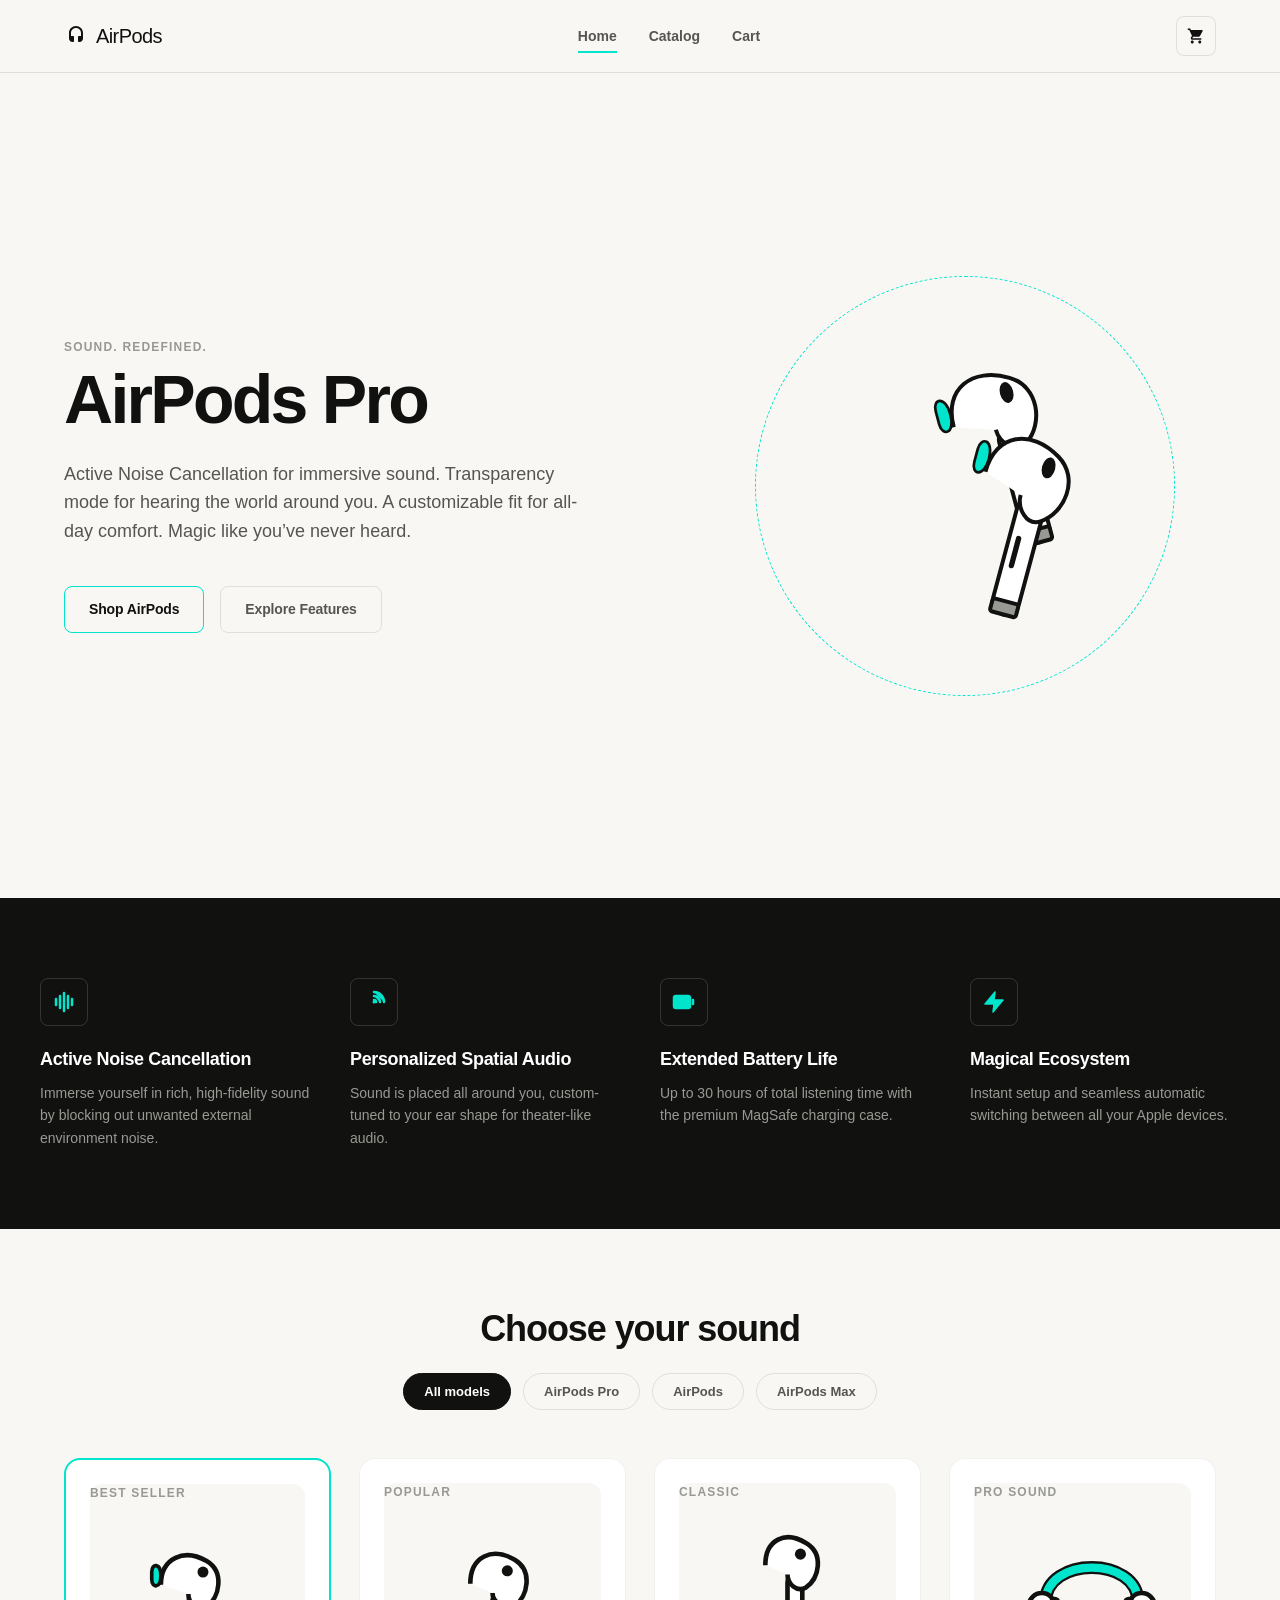
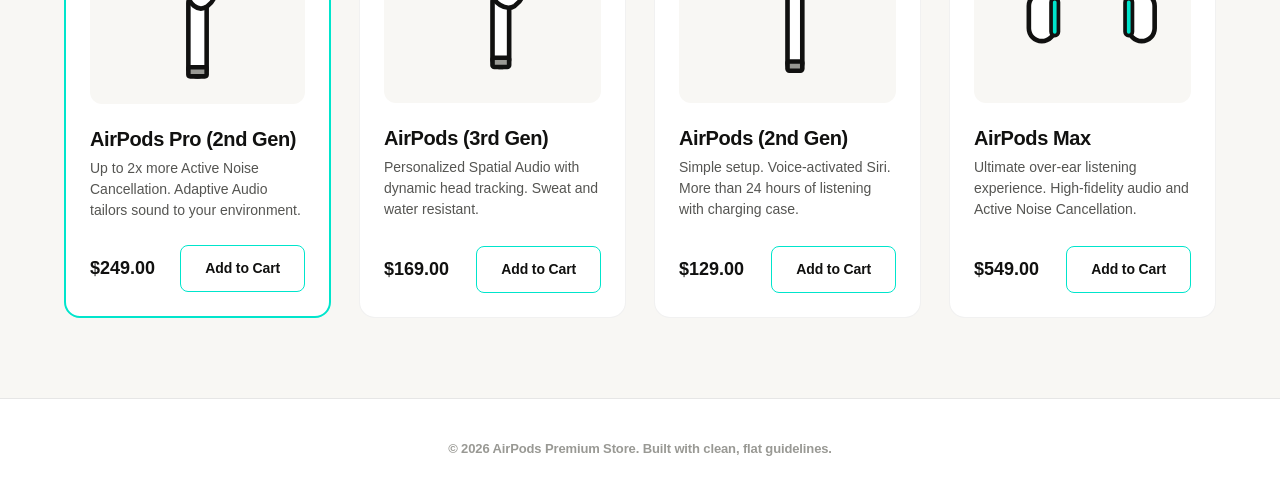
<file: index.html>
<!DOCTYPE html>
<html lang="en">
<head>
  <meta charset="UTF-8">
  <meta name="viewport" content="width=device-width, initial-scale=1.0">
  <meta name="description" content="Experience high-fidelity sound with our premium AirPods line. Clean, minimal, and premium design.">
  <title>AirPods — Premium Store</title>
  <link rel="stylesheet" href="css/main.css">
</head>
<body>
  <header>
    <div class="nav-container">
      <a href="index.html" class="logo">
        <svg class="logo-icon" viewBox="0 0 24 24" xmlns="http://www.w3.org/2000/svg">
          <path d="M12 2C8.13 2 5 5.13 5 9v5.5c0 1.93 1.57 3.5 3.5 3.5H9c.55 0 1-.45 1-1v-4c0-.55-.45-1-1-1H7v-3c0-2.76 2.24-5 5-5s5 2.24 5 5v3h-2c-.55 0-1 .45-1 1v4c0 .55.45 1 1 1h.5c1.93 0 3.5-1.57 3.5-3.5V9c0-3.87-3.13-7-7-7z"/>
        </svg>
        <span>AirPods</span>
      </a>

      <nav class="nav-links">
        <a href="index.html" class="nav-link active">Home</a>
        <a href="products.html" class="nav-link">Catalog</a>
        <a href="cart.html" class="nav-link">Cart</a>
      </nav>

      <div class="nav-actions">
        <button class="cart-btn" id="nav-cart-btn" aria-label="Open shopping cart">
          <svg viewBox="0 0 24 24" xmlns="http://www.w3.org/2000/svg">
            <path d="M7 18c-1.1 0-1.99.9-1.99 2S5.9 22 7 22s2-.9 2-2-.9-2-2-2zM1 2v2h2l3.6 7.59-1.35 2.45c-.16.28-.25.61-.25.96 0 1.1.9 2 2 2h12v-2H7.42c-.14 0-.25-.11-.25-.25l.03-.12.9-1.63h7.45c.75 0 1.41-.41 1.75-1.03l3.58-6.49c.08-.14.12-.31.12-.48 0-.55-.45-1-1-1H5.21l-.94-2H1zm16 16c-1.1 0-1.99.9-1.99 2s.89 2 1.99 2 2-.9 2-2-.9-2-2-2z"/>
          </svg>
          <span class="cart-badge" id="cart-badge-count">0</span>
        </button>
        <button class="menu-toggle" id="mobile-menu-toggle" aria-label="Toggle navigation menu">
          <svg viewBox="0 0 24 24" xmlns="http://www.w3.org/2000/svg">
            <path d="M3 18h18v-2H3v2zm0-5h18v-2H3v2zm0-7v2h18V6H3z"/>
          </svg>
        </button>
      </div>
    </div>
  </header>

  <main>
    <section class="hero">
      <div class="hero-content">
        <div class="eyebrow hero-eyebrow">Sound. Redefined.</div>
        <h1>AirPods Pro</h1>
        <p class="hero-subtext">Active Noise Cancellation for immersive sound. Transparency mode for hearing the world around you. A customizable fit for all-day comfort. Magic like you’ve never heard.</p>
        <div class="hero-actions">
          <a href="#catalog" class="btn btn-accent">Shop AirPods</a>
          <a href="#features" class="btn btn-secondary">Explore Features</a>
        </div>
      </div>
      <div class="hero-visual">
        <div class="badge-ring-container">
          <div class="badge-ring"></div>
        </div>
        <div class="floating-airpods">
          <svg class="airpods-svg" viewBox="0 0 200 240" fill="none" xmlns="http://www.w3.org/2000/svg" style="width: 100%; height: 100%;">
            <!-- Left AirPod -->
            <g transform="translate(30, 20) rotate(-15)">
              <rect x="75" y="80" width="20" height="90" rx="10" fill="#FFFFFF" stroke="#111110" stroke-width="3"/>
              <rect x="75" y="160" width="20" height="10" rx="2" fill="#999994" stroke="#111110" stroke-width="3"/>
              <path d="M45 70C45 40 70 30 95 45C115 57 110 85 95 95C85 102 75 90 75 80" fill="#FFFFFF" stroke="#111110" stroke-width="3"/>
              <path d="M35 55C35 45 45 45 45 60C45 75 35 75 35 65Z" fill="#00E5CC" stroke="#111110" stroke-width="2"/>
              <ellipse cx="90" cy="55" rx="5" ry="8" fill="#111110"/>
              <rect x="80" y="110" width="4" height="25" rx="2" fill="#111110"/>
            </g>
            <!-- Right AirPod -->
            <g transform="translate(90, 30) rotate(15)">
              <rect x="75" y="80" width="20" height="90" rx="10" fill="#FFFFFF" stroke="#111110" stroke-width="3"/>
              <rect x="75" y="160" width="20" height="10" rx="2" fill="#999994" stroke="#111110" stroke-width="3"/>
              <path d="M45 70C45 40 70 30 95 45C115 57 110 85 95 95C85 102 75 90 75 80" fill="#FFFFFF" stroke="#111110" stroke-width="3"/>
              <path d="M35 55C35 45 45 45 45 60C45 75 35 75 35 65Z" fill="#00E5CC" stroke="#111110" stroke-width="2"/>
              <ellipse cx="90" cy="55" rx="5" ry="8" fill="#111110"/>
              <rect x="80" y="110" width="4" height="25" rx="2" fill="#111110"/>
            </g>
          </svg>
        </div>
      </div>
    </section>

    <section class="features-strip" id="features">
      <div class="features-container">
        <!-- Feature 1 -->
        <div class="feature-card">
          <div class="feature-icon-wrapper">
            <svg viewBox="0 0 24 24" fill="none" xmlns="http://www.w3.org/2000/svg">
              <path d="M12 3v18M8 6v12M4 9v6M16 6v12M20 9v6" stroke="currentColor" stroke-width="2.5" stroke-linecap="round"/>
            </svg>
          </div>
          <h3>Active Noise Cancellation</h3>
          <p>Immerse yourself in rich, high-fidelity sound by blocking out unwanted external environment noise.</p>
        </div>
        <!-- Feature 2 -->
        <div class="feature-card">
          <div class="feature-icon-wrapper">
            <svg viewBox="0 0 24 24" fill="none" xmlns="http://www.w3.org/2000/svg">
              <path d="M12 2C17.5228 2 22 6.47715 22 12M12 6C15.3137 6 18 8.68629 18 12M12 10C13.1046 10 14 10.8954 14 12" stroke="currentColor" stroke-width="2.5" stroke-linecap="round"/>
              <circle cx="12" cy="12" r="1.5" fill="currentColor"/>
            </svg>
          </div>
          <h3>Personalized Spatial Audio</h3>
          <p>Sound is placed all around you, custom-tuned to your ear shape for theater-like audio.</p>
        </div>
        <!-- Feature 3 -->
        <div class="feature-card">
          <div class="feature-icon-wrapper">
            <svg viewBox="0 0 24 24" fill="none" xmlns="http://www.w3.org/2000/svg">
              <rect x="2" y="6" width="16" height="12" rx="2" stroke="currentColor" stroke-width="2.5"/>
              <path d="M21 10V14" stroke="currentColor" stroke-width="2.5" stroke-linecap="round"/>
              <path d="M6 10V14" stroke="currentColor" stroke-width="2" stroke-linecap="round"/>
              <path d="M10 10V14" stroke="currentColor" stroke-width="2" stroke-linecap="round"/>
            </svg>
          </div>
          <h3>Extended Battery Life</h3>
          <p>Up to 30 hours of total listening time with the premium MagSafe charging case.</p>
        </div>
        <!-- Feature 4 -->
        <div class="feature-card">
          <div class="feature-icon-wrapper">
            <svg viewBox="0 0 24 24" fill="none" xmlns="http://www.w3.org/2000/svg">
              <path d="M13 2L3 14H12L11 22L21 10H12L13 2Z" fill="currentColor" stroke="currentColor" stroke-width="1.5" stroke-linejoin="round"/>
            </svg>
          </div>
          <h3>Magical Ecosystem</h3>
          <p>Instant setup and seamless automatic switching between all your Apple devices.</p>
        </div>
      </div>
    </section>

    <section class="catalog-section" id="catalog">
      <div class="catalog-header">
        <h2>Choose your sound</h2>
        <div class="filter-chips">
          <button class="filter-chip active" data-category="all">All models</button>
          <button class="filter-chip" data-category="airpods-pro">AirPods Pro</button>
          <button class="filter-chip" data-category="airpods">AirPods</button>
          <button class="filter-chip" data-category="airpods-max">AirPods Max</button>
        </div>
      </div>
      <div class="products-grid" id="products-grid">
        <!-- Products rendered dynamically by products.js and filters.js -->
      </div>
    </section>
  </main>

  <!-- Cart Drawer Overlay -->
  <div class="cart-overlay" id="cart-overlay"></div>

  <!-- Cart Drawer -->
  <aside class="cart-drawer" id="cart-drawer">
    <div class="cart-header">
      <h3>Your bag</h3>
      <button class="close-cart-btn" id="close-cart-btn" aria-label="Close cart drawer">
        <svg viewBox="0 0 24 24" xmlns="http://www.w3.org/2000/svg">
          <path d="M19 6.41L17.59 5 12 10.59 6.41 5 5 6.41 10.59 12 5 17.59 6.41 19 12 13.41 17.59 19 19 17.59 13.41 12z"/>
        </svg>
      </button>
    </div>
    
    <div class="cart-items-container" id="cart-items-container">
      <div class="cart-empty-message">
        <svg viewBox="0 0 24 24" xmlns="http://www.w3.org/2000/svg">
          <path d="M7 18c-1.1 0-1.99.9-1.99 2S5.9 22 7 22s2-.9 2-2-.9-2-2-2zM1 2v2h2l3.6 7.59-1.35 2.45c-.16.28-.25.61-.25.96 0 1.1.9 2 2 2h12v-2H7.42c-.14 0-.25-.11-.25-.25l.03-.12.9-1.63h7.45c.75 0 1.41-.41 1.75-1.03l3.58-6.49c.08-.14.12-.31.12-.48 0-.55-.45-1-1-1H5.21l-.94-2H1zm16 16c-1.1 0-1.99.9-1.99 2s.89 2 1.99 2 2-.9 2-2-.9-2-2-2z"/>
        </svg>
        <p>Your shopping bag is empty</p>
      </div>
    </div>

    <div class="cart-footer">
      <div class="cart-subtotal-row">
        <span class="cart-subtotal-label">Subtotal</span>
        <span class="cart-subtotal-val" id="cart-subtotal-val">$0.00</span>
      </div>
      <button class="btn btn-accent checkout-btn" id="cart-checkout-btn">Checkout</button>
    </div>
  </aside>

  <!-- Toast Notification Container -->
  <div id="toast-container"></div>

  <!-- Footer -->
  <footer>
    <div class="footer-container">
      <p>&copy; 2026 AirPods Premium Store. Built with clean, flat guidelines.</p>
    </div>
  </footer>

  <script src="js/cart.js"></script>
  <script src="js/products.js"></script>
  <script src="js/filters.js"></script>
</body>
</html>
</file>
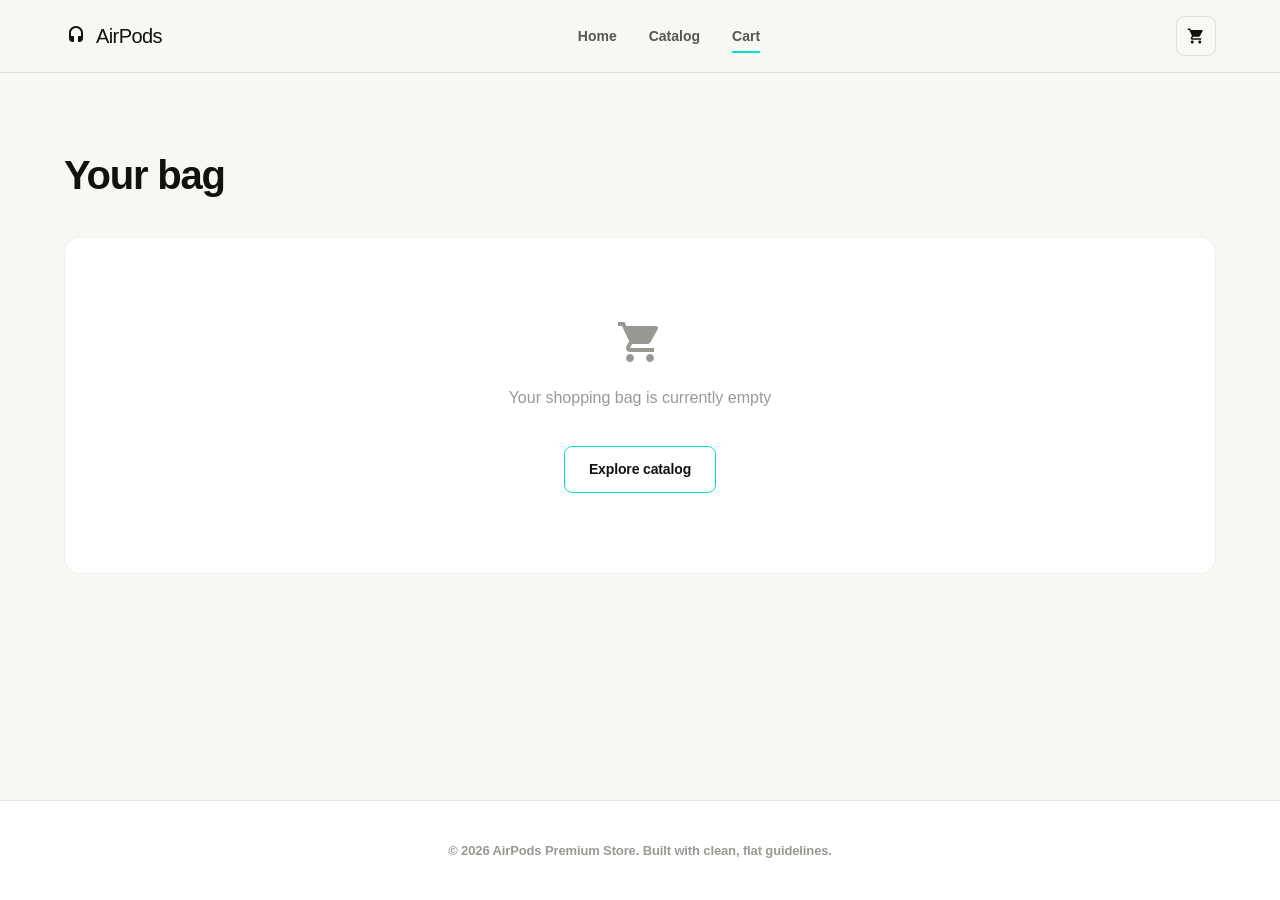
<file: cart.html>
<!DOCTYPE html>
<html lang="en">
<head>
  <meta charset="UTF-8">
  <meta name="viewport" content="width=device-width, initial-scale=1.0">
  <meta name="description" content="View your cart items and complete checkout on our high-contrast AirPods store.">
  <title>Your Bag — AirPods Premium Store</title>
  <link rel="stylesheet" href="css/main.css">
</head>
<body>
  
  <header>
    <div class="nav-container">
      <a href="index.html" class="logo">
        <svg class="logo-icon" viewBox="0 0 24 24" xmlns="http://www.w3.org/2000/svg">
          <path d="M12 2C8.13 2 5 5.13 5 9v5.5c0 1.93 1.57 3.5 3.5 3.5H9c.55 0 1-.45 1-1v-4c0-.55-.45-1-1-1H7v-3c0-2.76 2.24-5 5-5s5 2.24 5 5v3h-2c-.55 0-1 .45-1 1v4c0 .55.45 1 1 1h.5c1.93 0 3.5-1.57 3.5-3.5V9c0-3.87-3.13-7-7-7z"/>
        </svg>
        <span>AirPods</span>
      </a>

      <nav class="nav-links">
        <a href="index.html" class="nav-link">Home</a>
        <a href="products.html" class="nav-link">Catalog</a>
        <a href="cart.html" class="nav-link active">Cart</a>
      </nav>

      <div class="nav-actions">
        <button class="cart-btn" id="nav-cart-btn" aria-label="Open shopping cart">
          <svg viewBox="0 0 24 24" xmlns="http://www.w3.org/2000/svg">
            <path d="M7 18c-1.1 0-1.99.9-1.99 2S5.9 22 7 22s2-.9 2-2-.9-2-2-2zM1 2v2h2l3.6 7.59-1.35 2.45c-.16.28-.25.61-.25.96 0 1.1.9 2 2 2h12v-2H7.42c-.14 0-.25-.11-.25-.25l.03-.12.9-1.63h7.45c.75 0 1.41-.41 1.75-1.03l3.58-6.49c.08-.14.12-.31.12-.48 0-.55-.45-1-1-1H5.21l-.94-2H1zm16 16c-1.1 0-1.99.9-1.99 2s.89 2 1.99 2 2-.9 2-2-.9-2-2-2z"/>
          </svg>
          <span class="cart-badge" id="cart-badge-count">0</span>
        </button>
        <button class="menu-toggle" id="mobile-menu-toggle" aria-label="Toggle navigation menu">
          <svg viewBox="0 0 24 24" xmlns="http://www.w3.org/2000/svg">
            <path d="M3 18h18v-2H3v2zm0-5h18v-2H3v2zm0-7v2h18V6H3z"/>
          </svg>
        </button>
      </div>
    </div>
  </header>

  <main>
    <section class="cart-page-section">
      <h1>Your bag</h1>
      <div id="cart-page-container">
        <!-- Standalone cart grid rendered dynamically -->
      </div>
    </section>
  </main>

  <!-- Cart Drawer Overlay -->
  <div class="cart-overlay" id="cart-overlay"></div>

  <!-- Cart Drawer -->
  <aside class="cart-drawer" id="cart-drawer">
    <div class="cart-header">
      <h3>Your bag</h3>
      <button class="close-cart-btn" id="close-cart-btn" aria-label="Close cart drawer">
        <svg viewBox="0 0 24 24" xmlns="http://www.w3.org/2000/svg">
          <path d="M19 6.41L17.59 5 12 10.59 6.41 5 5 6.41 10.59 12 5 17.59 6.41 19 12 13.41 17.59 19 19 17.59 13.41 12z"/>
        </svg>
      </button>
    </div>
    
    <div class="cart-items-container" id="cart-items-container">
      <div class="cart-empty-message">
        <svg viewBox="0 0 24 24" xmlns="http://www.w3.org/2000/svg">
          <path d="M7 18c-1.1 0-1.99.9-1.99 2S5.9 22 7 22s2-.9 2-2-.9-2-2-2zM1 2v2h2l3.6 7.59-1.35 2.45c-.16.28-.25.61-.25.96 0 1.1.9 2 2 2h12v-2H7.42c-.14 0-.25-.11-.25-.25l.03-.12.9-1.63h7.45c.75 0 1.41-.41 1.75-1.03l3.58-6.49c.08-.14.12-.31.12-.48 0-.55-.45-1-1-1H5.21l-.94-2H1zm16 16c-1.1 0-1.99.9-1.99 2s.89 2 1.99 2 2-.9 2-2-.9-2-2-2z"/>
        </svg>
        <p>Your shopping bag is empty</p>
      </div>
    </div>

    <div class="cart-footer">
      <div class="cart-subtotal-row">
        <span class="cart-subtotal-label">Subtotal</span>
        <span class="cart-subtotal-val" id="cart-subtotal-val">$0.00</span>
      </div>
      <button class="btn btn-accent checkout-btn" id="cart-checkout-btn">Checkout</button>
    </div>
  </aside>

  <!-- Toast Notification Container -->
  <div id="toast-container"></div>

  <!-- Footer -->
  <footer>
    <div class="footer-container">
      <p>&copy; 2026 AirPods Premium Store. Built with clean, flat guidelines.</p>
    </div>
  </footer>

  <script src="js/products.js"></script>
  <script src="js/cart.js"></script>
  <script>
    function renderFullCart() {
      const pageContainer = document.getElementById("cart-page-container");
      if (!pageContainer) return;

      const itemKeys = Object.keys(cart);
      if (itemKeys.length === 0) {
        pageContainer.innerHTML = `
          <div class="cart-page-empty">
            <svg viewBox="0 0 24 24" xmlns="http://www.w3.org/2000/svg" style="width: 48px; height: 48px; fill: var(--ink3);">
              <path d="M7 18c-1.1 0-1.99.9-1.99 2S5.9 22 7 22s2-.9 2-2-.9-2-2-2zM1 2v2h2l3.6 7.59-1.35 2.45c-.16.28-.25.61-.25.96 0 1.1.9 2 2 2h12v-2H7.42c-.14 0-.25-.11-.25-.25l.03-.12.9-1.63h7.45c.75 0 1.41-.41 1.75-1.03l3.58-6.49c.08-.14.12-.31.12-.48 0-.55-.45-1-1-1H5.21l-.94-2H1zm16 16c-1.1 0-1.99.9-1.99 2s.89 2 1.99 2 2-.9 2-2-.9-2-2-2z"/>
            </svg>
            <p>Your shopping bag is currently empty</p>
            <a href="products.html" class="btn btn-accent" style="margin-top: 8px;">Explore catalog</a>
          </div>
        `;
        return;
      }

      let subtotal = 0;
      const itemsHtml = itemKeys.map(id => {
        const item = cart[id];
        const itemTotal = item.price * item.qty;
        subtotal += itemTotal;

        return `
          <div class="cart-item" style="grid-template-columns: 100px 1fr; padding-bottom: 24px; border-bottom: 1px solid var(--border2);">
            <div class="cart-item-visual" style="width: 100px; height: 100px; padding: 12px; border-radius: var(--radius-sm); border: 0.5px solid var(--border2); background-color: var(--white);">
              ${item.svg}
            </div>
            <div class="cart-item-details" style="justify-content: center; gap: 8px;">
              <div class="cart-item-meta" style="display: flex; justify-content: space-between; align-items: flex-start;">
                <h4 class="cart-item-name" style="font-size: 18px; font-weight: 800; color: var(--ink);">${item.name}</h4>
                <span class="cart-item-price" style="font-size: 18px; font-weight: 800; color: var(--ink);">$${itemTotal.toFixed(2)}</span>
              </div>
              <div class="cart-item-controls" style="display: flex; justify-content: space-between; align-items: center; margin-top: 8px;">
                <div class="qty-controls">
                  <button class="qty-btn" onclick="updateQty('${id}', -1)">-</button>
                  <span class="qty-val" style="padding: 0 16px; font-size: 14px; font-weight: 800; color: var(--ink);">${item.qty}</span>
                  <button class="qty-btn" onclick="updateQty('${id}', 1)">+</button>
                </div>
                <span class="remove-item-btn" onclick="removeItem('${id}')" style="font-size: 13px; font-weight: 700; color: var(--ink3); text-decoration: underline; cursor: pointer;">Remove</span>
              </div>
            </div>
          </div>
        `;
      }).join("");

      const tax = subtotal * 0.08; // 8% sales tax
      const total = subtotal + tax;

      pageContainer.innerHTML = `
        <div class="cart-page-grid">
          <div class="cart-page-items">
            ${itemsHtml}
          </div>
          <div class="summary-card">
            <h3>Order summary</h3>
            <div class="summary-rows">
              <div class="summary-row">
                <span>Subtotal</span>
                <span>$${subtotal.toFixed(2)}</span>
              </div>
              <div class="summary-row">
                <span>Shipping</span>
                <span>Free</span>
              </div>
              <div class="summary-row">
                <span>Estimated tax (8%)</span>
                <span>$${tax.toFixed(2)}</span>
              </div>
              <div class="summary-row total">
                <span>Total</span>
                <span>$${total.toFixed(2)}</span>
              </div>
            </div>
            <button class="btn btn-accent cart-page-checkout-btn" id="cart-page-checkout-btn">Proceed to checkout</button>
          </div>
        </div>
      `;

      // Bind checkout action for the page
      document.getElementById("cart-page-checkout-btn").addEventListener("click", () => {
        showToast("Order placed successfully! Thank you. ⚡");
        cart = {};
        saveCart();
        updateCartBadge();
        renderCart();
        renderFullCart();
      });
    }

    // Assign globally so cart.js updates trigger page re-renders
    window.renderFullCart = renderFullCart;

    document.addEventListener("DOMContentLoaded", () => {
      renderFullCart();
    });
  </script>
</body>
</html>
</file>
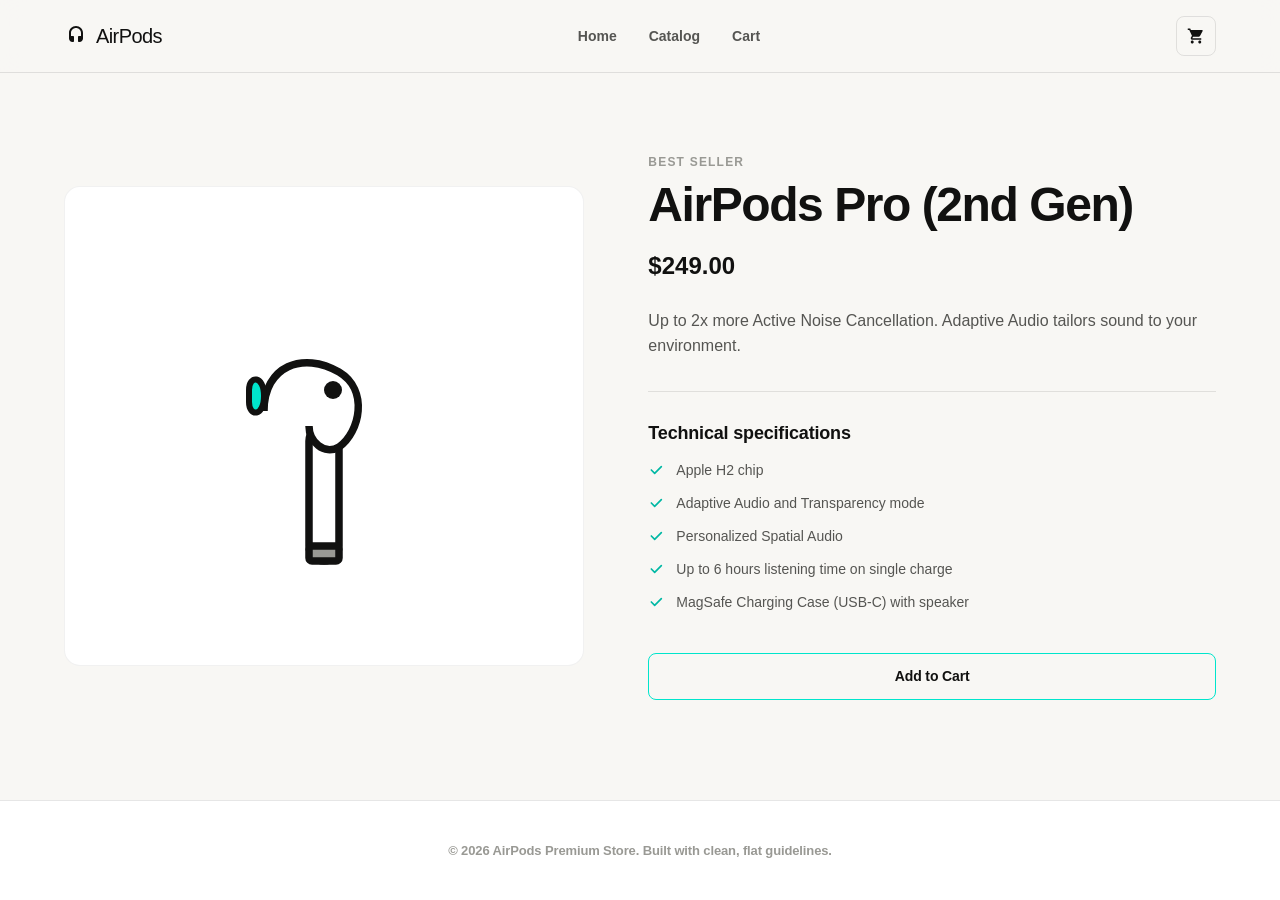
<file: product-detail.html>
<!DOCTYPE html>
<html lang="en">
<head>
  <meta charset="UTF-8">
  <meta name="viewport" content="width=device-width, initial-scale=1.0">
  <meta name="description" content="View detailed specifications and features of our high-fidelity AirPods models.">
  <title>AirPods Detail — Premium Store</title>
  <link rel="stylesheet" href="css/main.css">
</head>
<body>
  
  <header>
    <div class="nav-container">
      <a href="index.html" class="logo">
        <svg class="logo-icon" viewBox="0 0 24 24" xmlns="http://www.w3.org/2000/svg">
          <path d="M12 2C8.13 2 5 5.13 5 9v5.5c0 1.93 1.57 3.5 3.5 3.5H9c.55 0 1-.45 1-1v-4c0-.55-.45-1-1-1H7v-3c0-2.76 2.24-5 5-5s5 2.24 5 5v3h-2c-.55 0-1 .45-1 1v4c0 .55.45 1 1 1h.5c1.93 0 3.5-1.57 3.5-3.5V9c0-3.87-3.13-7-7-7z"/>
        </svg>
        <span>AirPods</span>
      </a>

      <nav class="nav-links">
        <a href="index.html" class="nav-link">Home</a>
        <a href="products.html" class="nav-link">Catalog</a>
        <a href="cart.html" class="nav-link">Cart</a>
      </nav>

      <div class="nav-actions">
        <button class="cart-btn" id="nav-cart-btn" aria-label="Open shopping cart">
          <svg viewBox="0 0 24 24" xmlns="http://www.w3.org/2000/svg">
            <path d="M7 18c-1.1 0-1.99.9-1.99 2S5.9 22 7 22s2-.9 2-2-.9-2-2-2zM1 2v2h2l3.6 7.59-1.35 2.45c-.16.28-.25.61-.25.96 0 1.1.9 2 2 2h12v-2H7.42c-.14 0-.25-.11-.25-.25l.03-.12.9-1.63h7.45c.75 0 1.41-.41 1.75-1.03l3.58-6.49c.08-.14.12-.31.12-.48 0-.55-.45-1-1-1H5.21l-.94-2H1zm16 16c-1.1 0-1.99.9-1.99 2s.89 2 1.99 2 2-.9 2-2-.9-2-2-2z"/>
          </svg>
          <span class="cart-badge" id="cart-badge-count">0</span>
        </button>
        <button class="menu-toggle" id="mobile-menu-toggle" aria-label="Toggle navigation menu">
          <svg viewBox="0 0 24 24" xmlns="http://www.w3.org/2000/svg">
            <path d="M3 18h18v-2H3v2zm0-5h18v-2H3v2zm0-7v2h18V6H3z"/>
          </svg>
        </button>
      </div>
    </div>
  </header>

  <main>
    <section class="detail-section">
      <div class="detail-container">
        <!-- Left Panel: SVG Visual -->
        <div class="detail-visual-panel" id="detail-visual-container">
          <!-- Inline SVG rendered dynamically -->
        </div>

        <!-- Right Panel: Info and Specs -->
        <div class="detail-info-panel">
          <span class="detail-badge eyebrow" id="detail-badge"></span>
          <h1 id="detail-title">Loading...</h1>
          <div class="detail-price" id="detail-price">$0.00</div>
          <p class="detail-desc" id="detail-desc">Loading description...</p>
          
          <div class="detail-specs-section">
            <h3>Technical specifications</h3>
            <ul class="detail-specs-list" id="detail-specs-list">
              <!-- Rendered dynamically -->
            </ul>
          </div>

          <div class="detail-actions">
            <button class="btn btn-accent detail-add-btn" id="detail-add-btn">Add to Cart</button>
          </div>
        </div>
      </div>
    </section>
  </main>

  <!-- Cart Drawer Overlay -->
  <div class="cart-overlay" id="cart-overlay"></div>

  <!-- Cart Drawer -->
  <aside class="cart-drawer" id="cart-drawer">
    <div class="cart-header">
      <h3>Your bag</h3>
      <button class="close-cart-btn" id="close-cart-btn" aria-label="Close cart drawer">
        <svg viewBox="0 0 24 24" xmlns="http://www.w3.org/2000/svg">
          <path d="M19 6.41L17.59 5 12 10.59 6.41 5 5 6.41 10.59 12 5 17.59 6.41 19 12 13.41 17.59 19 19 17.59 13.41 12z"/>
        </svg>
      </button>
    </div>
    
    <div class="cart-items-container" id="cart-items-container">
      <div class="cart-empty-message">
        <svg viewBox="0 0 24 24" xmlns="http://www.w3.org/2000/svg">
          <path d="M7 18c-1.1 0-1.99.9-1.99 2S5.9 22 7 22s2-.9 2-2-.9-2-2-2zM1 2v2h2l3.6 7.59-1.35 2.45c-.16.28-.25.61-.25.96 0 1.1.9 2 2 2h12v-2H7.42c-.14 0-.25-.11-.25-.25l.03-.12.9-1.63h7.45c.75 0 1.41-.41 1.75-1.03l3.58-6.49c.08-.14.12-.31.12-.48 0-.55-.45-1-1-1H5.21l-.94-2H1zm16 16c-1.1 0-1.99.9-1.99 2s.89 2 1.99 2 2-.9 2-2-.9-2-2-2z"/>
        </svg>
        <p>Your shopping bag is empty</p>
      </div>
    </div>

    <div class="cart-footer">
      <div class="cart-subtotal-row">
        <span class="cart-subtotal-label">Subtotal</span>
        <span class="cart-subtotal-val" id="cart-subtotal-val">$0.00</span>
      </div>
      <button class="btn btn-accent checkout-btn" id="cart-checkout-btn">Checkout</button>
    </div>
  </aside>

  <!-- Toast Notification Container -->
  <div id="toast-container"></div>

  <!-- Footer -->
  <footer>
    <div class="footer-container">
      <p>&copy; 2026 AirPods Premium Store. Built with clean, flat guidelines.</p>
    </div>
  </footer>

  <script src="js/products.js"></script>
  <script src="js/cart.js"></script>
  <script>
    document.addEventListener("DOMContentLoaded", () => {
      const params = new URLSearchParams(window.location.search);
      const id = params.get("id") || "airpods-pro-2";
      const product = PRODUCTS.find(p => p.id === id);

      if (!product) {
        document.querySelector(".detail-container").innerHTML = `
          <div style="grid-column: 1/-1; text-align: center; padding: 64px 0;">
            <h2>Product not found</h2>
            <p style="color: var(--ink2); margin: 16px 0 24px;">The AirPods model you are looking for does not exist.</p>
            <a href="index.html" class="btn btn-accent">Return home</a>
          </div>
        `;
        return;
      }

      // Update metadata
      document.title = `${product.name} — AirPods Premium Store`;
      document.getElementById("detail-title").textContent = product.name;
      document.getElementById("detail-desc").textContent = product.description;
      document.getElementById("detail-price").textContent = `$${product.price.toFixed(2)}`;
      document.getElementById("detail-visual-container").innerHTML = product.svg;
      document.getElementById("detail-badge").textContent = product.badge;

      const specsList = document.getElementById("detail-specs-list");
      specsList.innerHTML = product.specs.map(spec => `
        <li>
          <svg viewBox="0 0 24 24" fill="none" xmlns="http://www.w3.org/2000/svg">
            <path d="M5 12l5 5L20 7" stroke="currentColor" stroke-width="2.5" stroke-linecap="round" stroke-linejoin="round"/>
          </svg>
          <span>${spec}</span>
        </li>
      `).join("");

      document.getElementById("detail-add-btn").onclick = () => {
        addToCart(product.id);
      };
    });
  </script>
</body>
</html>
</file>
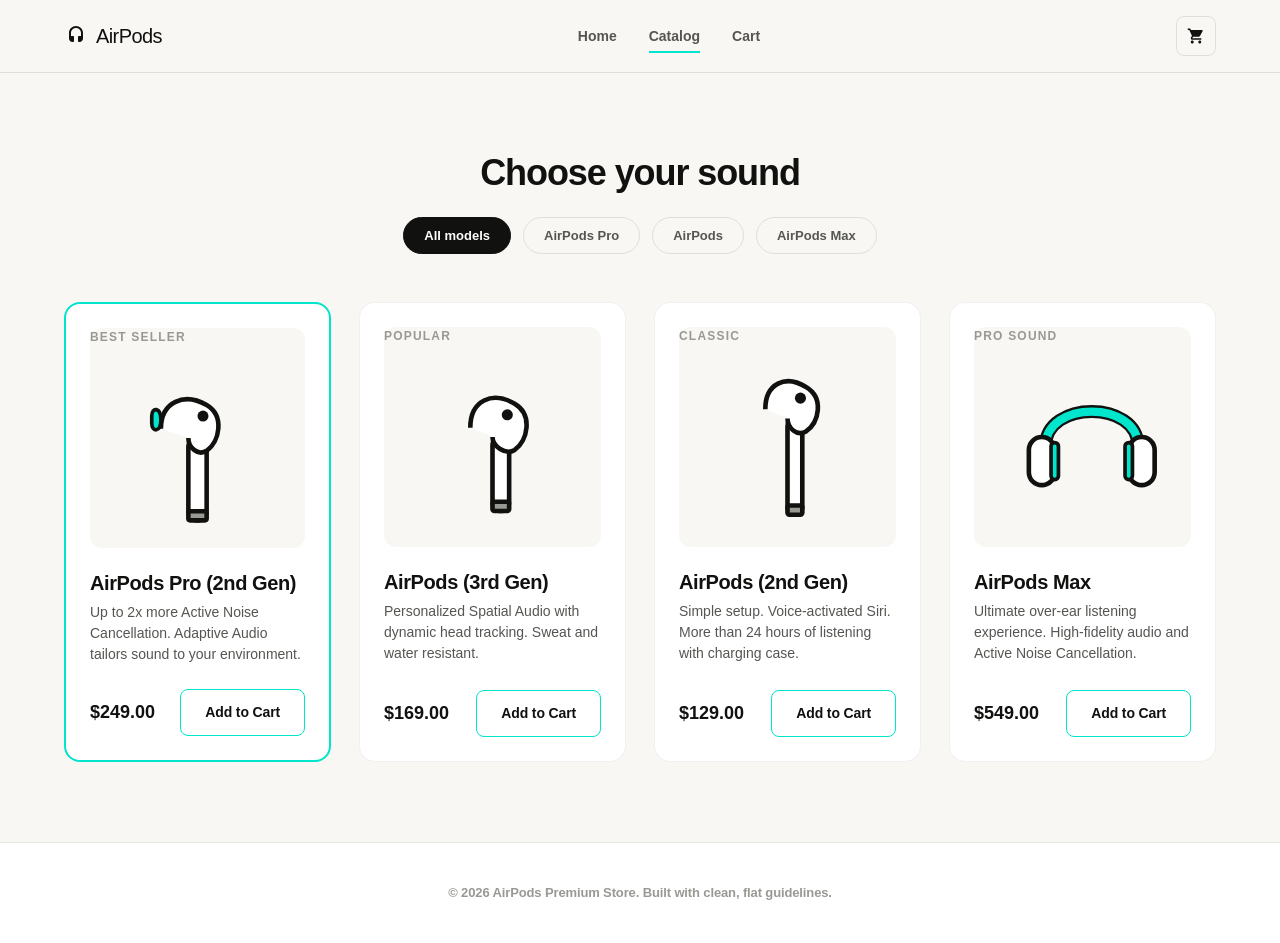
<file: products.html>
<!DOCTYPE html>
<html lang="en">
<head>
  <meta charset="UTF-8">
  <meta name="viewport" content="width=device-width, initial-scale=1.0">
  <meta name="description" content="Browse our full collection of premium AirPods models.">
  <title>AirPods Catalog — Premium Store</title>
  <link rel="stylesheet" href="css/main.css">
</head>
<body>
  
  <header>
    <div class="nav-container">
      <a href="index.html" class="logo">
        <svg class="logo-icon" viewBox="0 0 24 24" xmlns="http://www.w3.org/2000/svg">
          <path d="M12 2C8.13 2 5 5.13 5 9v5.5c0 1.93 1.57 3.5 3.5 3.5H9c.55 0 1-.45 1-1v-4c0-.55-.45-1-1-1H7v-3c0-2.76 2.24-5 5-5s5 2.24 5 5v3h-2c-.55 0-1 .45-1 1v4c0 .55.45 1 1 1h.5c1.93 0 3.5-1.57 3.5-3.5V9c0-3.87-3.13-7-7-7z"/>
        </svg>
        <span>AirPods</span>
      </a>

      <nav class="nav-links">
        <a href="index.html" class="nav-link">Home</a>
        <a href="products.html" class="nav-link active">Catalog</a>
        <a href="cart.html" class="nav-link">Cart</a>
      </nav>

      <div class="nav-actions">
        <button class="cart-btn" id="nav-cart-btn" aria-label="Open shopping cart">
          <svg viewBox="0 0 24 24" xmlns="http://www.w3.org/2000/svg">
            <path d="M7 18c-1.1 0-1.99.9-1.99 2S5.9 22 7 22s2-.9 2-2-.9-2-2-2zM1 2v2h2l3.6 7.59-1.35 2.45c-.16.28-.25.61-.25.96 0 1.1.9 2 2 2h12v-2H7.42c-.14 0-.25-.11-.25-.25l.03-.12.9-1.63h7.45c.75 0 1.41-.41 1.75-1.03l3.58-6.49c.08-.14.12-.31.12-.48 0-.55-.45-1-1-1H5.21l-.94-2H1zm16 16c-1.1 0-1.99.9-1.99 2s.89 2 1.99 2 2-.9 2-2-.9-2-2-2z"/>
          </svg>
          <span class="cart-badge" id="cart-badge-count">0</span>
        </button>
        <button class="menu-toggle" id="mobile-menu-toggle" aria-label="Toggle navigation menu">
          <svg viewBox="0 0 24 24" xmlns="http://www.w3.org/2000/svg">
            <path d="M3 18h18v-2H3v2zm0-5h18v-2H3v2zm0-7v2h18V6H3z"/>
          </svg>
        </button>
      </div>
    </div>
  </header>

  <main>
    <section class="catalog-section" id="catalog">
      <div class="catalog-header">
        <h2>Choose your sound</h2>
        <div class="filter-chips">
          <button class="filter-chip active" data-category="all">All models</button>
          <button class="filter-chip" data-category="airpods-pro">AirPods Pro</button>
          <button class="filter-chip" data-category="airpods">AirPods</button>
          <button class="filter-chip" data-category="airpods-max">AirPods Max</button>
        </div>
      </div>
      <div class="products-grid" id="products-grid">
        <!-- Products rendered dynamically by products.js and filters.js -->
      </div>
    </section>
  </main>

  <!-- Cart Drawer Overlay -->
  <div class="cart-overlay" id="cart-overlay"></div>

  <!-- Cart Drawer -->
  <aside class="cart-drawer" id="cart-drawer">
    <div class="cart-header">
      <h3>Your bag</h3>
      <button class="close-cart-btn" id="close-cart-btn" aria-label="Close cart drawer">
        <svg viewBox="0 0 24 24" xmlns="http://www.w3.org/2000/svg">
          <path d="M19 6.41L17.59 5 12 10.59 6.41 5 5 6.41 10.59 12 5 17.59 6.41 19 12 13.41 17.59 19 19 17.59 13.41 12z"/>
        </svg>
      </button>
    </div>
    
    <div class="cart-items-container" id="cart-items-container">
      <div class="cart-empty-message">
        <svg viewBox="0 0 24 24" xmlns="http://www.w3.org/2000/svg">
          <path d="M7 18c-1.1 0-1.99.9-1.99 2S5.9 22 7 22s2-.9 2-2-.9-2-2-2zM1 2v2h2l3.6 7.59-1.35 2.45c-.16.28-.25.61-.25.96 0 1.1.9 2 2 2h12v-2H7.42c-.14 0-.25-.11-.25-.25l.03-.12.9-1.63h7.45c.75 0 1.41-.41 1.75-1.03l3.58-6.49c.08-.14.12-.31.12-.48 0-.55-.45-1-1-1H5.21l-.94-2H1zm16 16c-1.1 0-1.99.9-1.99 2s.89 2 1.99 2 2-.9 2-2-.9-2-2-2z"/>
        </svg>
        <p>Your shopping bag is empty</p>
      </div>
    </div>

    <div class="cart-footer">
      <div class="cart-subtotal-row">
        <span class="cart-subtotal-label">Subtotal</span>
        <span class="cart-subtotal-val" id="cart-subtotal-val">$0.00</span>
      </div>
      <button class="btn btn-accent checkout-btn" id="cart-checkout-btn">Checkout</button>
    </div>
  </aside>

  <!-- Toast Notification Container -->
  <div id="toast-container"></div>

  <!-- Footer -->
  <footer>
    <div class="footer-container">
      <p>&copy; 2026 AirPods Premium Store. Built with clean, flat guidelines.</p>
    </div>
  </footer>

  <script src="js/cart.js"></script>
  <script src="js/products.js"></script>
  <script src="js/filters.js"></script>
</body>
</html>
</file>
<file: css/main.css>
@import url('./variables.css');
@import url('./reset.css');
@import url('./nav.css');
@import url('./hero.css');
@import url('./products.css');
@import url('./cart.css');

/* Global Style Settings */
body {
  background-color: var(--bg);
  color: var(--ink);
  font-family: -apple-system, BlinkMacSystemFont, "Segoe UI", Roboto, Helvetica, Arial, sans-serif;
  font-weight: 700; /* Heavy weight styling as requested */
  min-height: 100vh;
  display: flex;
  flex-direction: column;
}

h1, h2, h3, h4, h5, h6 {
  font-weight: 800;
  letter-spacing: -0.03em;
  line-height: 1.1;
  color: var(--ink);
}

p, span, a, li, input, button {
  font-weight: 500; /* Medium weight for body copy */
}

main {
  flex: 1;
}

/* Eyebrow utility class */
.eyebrow {
  font-size: 12px;
  font-weight: 800;
  text-transform: uppercase;
  letter-spacing: 0.1em;
  color: var(--ink3);
  margin-bottom: 8px;
}

/* Buttons
   Rule: transparent bg, 1.5px border, hover fills solid
*/
.btn {
  display: inline-flex;
  align-items: center;
  justify-content: center;
  gap: 8px;
  background-color: transparent;
  border: 1.5px solid var(--ink);
  color: var(--ink);
  padding: 12px 24px;
  font-size: 14px;
  font-weight: 800;
  border-radius: var(--radius-sm);
  transition: background-color 0.2s ease, color 0.2s ease, border-color 0.2s ease, transform 0.1s ease;
  text-transform: none;
  letter-spacing: -0.01em;
}

.btn:hover {
  background-color: var(--ink);
  color: var(--white);
}

.btn:active {
  transform: scale(0.97);
}

.btn-accent {
  border-color: var(--accent);
}

.btn-accent:hover {
  background-color: var(--accent);
  color: var(--ink);
}

.btn-secondary {
  border-color: var(--border);
  color: var(--ink2);
}

.btn-secondary:hover {
  border-color: var(--ink);
  background-color: var(--ink);
  color: var(--white);
}

/* Features Strip (Dark Section) */
.features-strip {
  background-color: var(--ink);
  color: var(--white);
  padding: 80px 24px;
  position: relative;
  z-index: 1;
}

.features-container {
  max-width: 1200px;
  margin: 0 auto;
  display: grid;
  grid-template-columns: repeat(4, 1fr);
  gap: 40px;
}

.feature-card {
  display: flex;
  flex-direction: column;
  align-items: flex-start;
}

.feature-icon-wrapper {
  width: 48px;
  height: 48px;
  border-radius: var(--radius-sm);
  border: 1.5px solid rgba(255, 255, 255, 0.15);
  display: flex;
  align-items: center;
  justify-content: center;
  color: var(--accent);
  margin-bottom: 24px;
}

.feature-icon-wrapper svg {
  width: 24px;
  height: 24px;
  fill: currentColor;
}

.feature-card h3 {
  font-size: 18px;
  font-weight: 800;
  color: var(--white);
  margin-bottom: 12px;
  letter-spacing: -0.02em;
}

.feature-card p {
  font-size: 14px;
  line-height: 1.6;
  color: var(--ink3);
}

/* Footer Styling */
footer {
  border-top: 1.5px solid var(--border);
  padding: 40px 24px;
  text-align: center;
  background-color: var(--white);
  margin-top: auto;
}

.footer-container p {
  font-size: 13px;
  color: var(--ink3);
  font-weight: 700;
  letter-spacing: -0.01em;
}

/* Toast Notification Container */
#toast-container {
  position: fixed;
  bottom: 24px;
  right: 24px;
  z-index: 2000;
  display: flex;
  flex-direction: column;
  gap: 12px;
  pointer-events: none;
}

/* Responsive Breakpoints (Mobile First overrides) */

@media (max-width: 1024px) {
  /* 2-col grids */
  .products-grid {
    grid-template-columns: repeat(2, 1fr);
  }
  
  .features-container {
    grid-template-columns: repeat(2, 1fr);
    gap: 32px;
  }
}

@media (max-width: 768px) {
  /* Hide nav links and stack hero/page layouts */
  .hero {
    grid-template-columns: 1fr;
    text-align: center;
    gap: 48px;
    padding-top: 48px;
  }
  
  .hero-content {
    align-items: center;
  }
  
  .hero-visual {
    height: 380px;
  }
  
  .badge-ring-container {
    width: 320px;
    height: 320px;
  }
  
  .floating-airpods {
    width: 220px;
    height: 250px;
  }

  .detail-container {
    grid-template-columns: 1fr;
    gap: 40px;
  }

  .cart-page-grid {
    grid-template-columns: 1fr;
    gap: 40px;
  }
}

@media (max-width: 480px) {
  /* Single column, smaller typography */
  body {
    font-size: 14px;
  }

  h1 {
    font-size: 32px !important;
    letter-spacing: -0.03em;
  }

  h2 {
    font-size: 24px !important;
  }

  .products-grid,
  .features-container {
    grid-template-columns: 1fr;
  }

  .hero-actions,
  .detail-actions {
    flex-direction: column;
    width: 100%;
    gap: 12px;
  }

  .btn {
    width: 100%;
  }

  .hero-visual {
    height: 300px;
  }

  .badge-ring-container {
    width: 240px;
    height: 240px;
  }

  .floating-airpods {
    width: 160px;
    height: 180px;
  }
}
</file>
